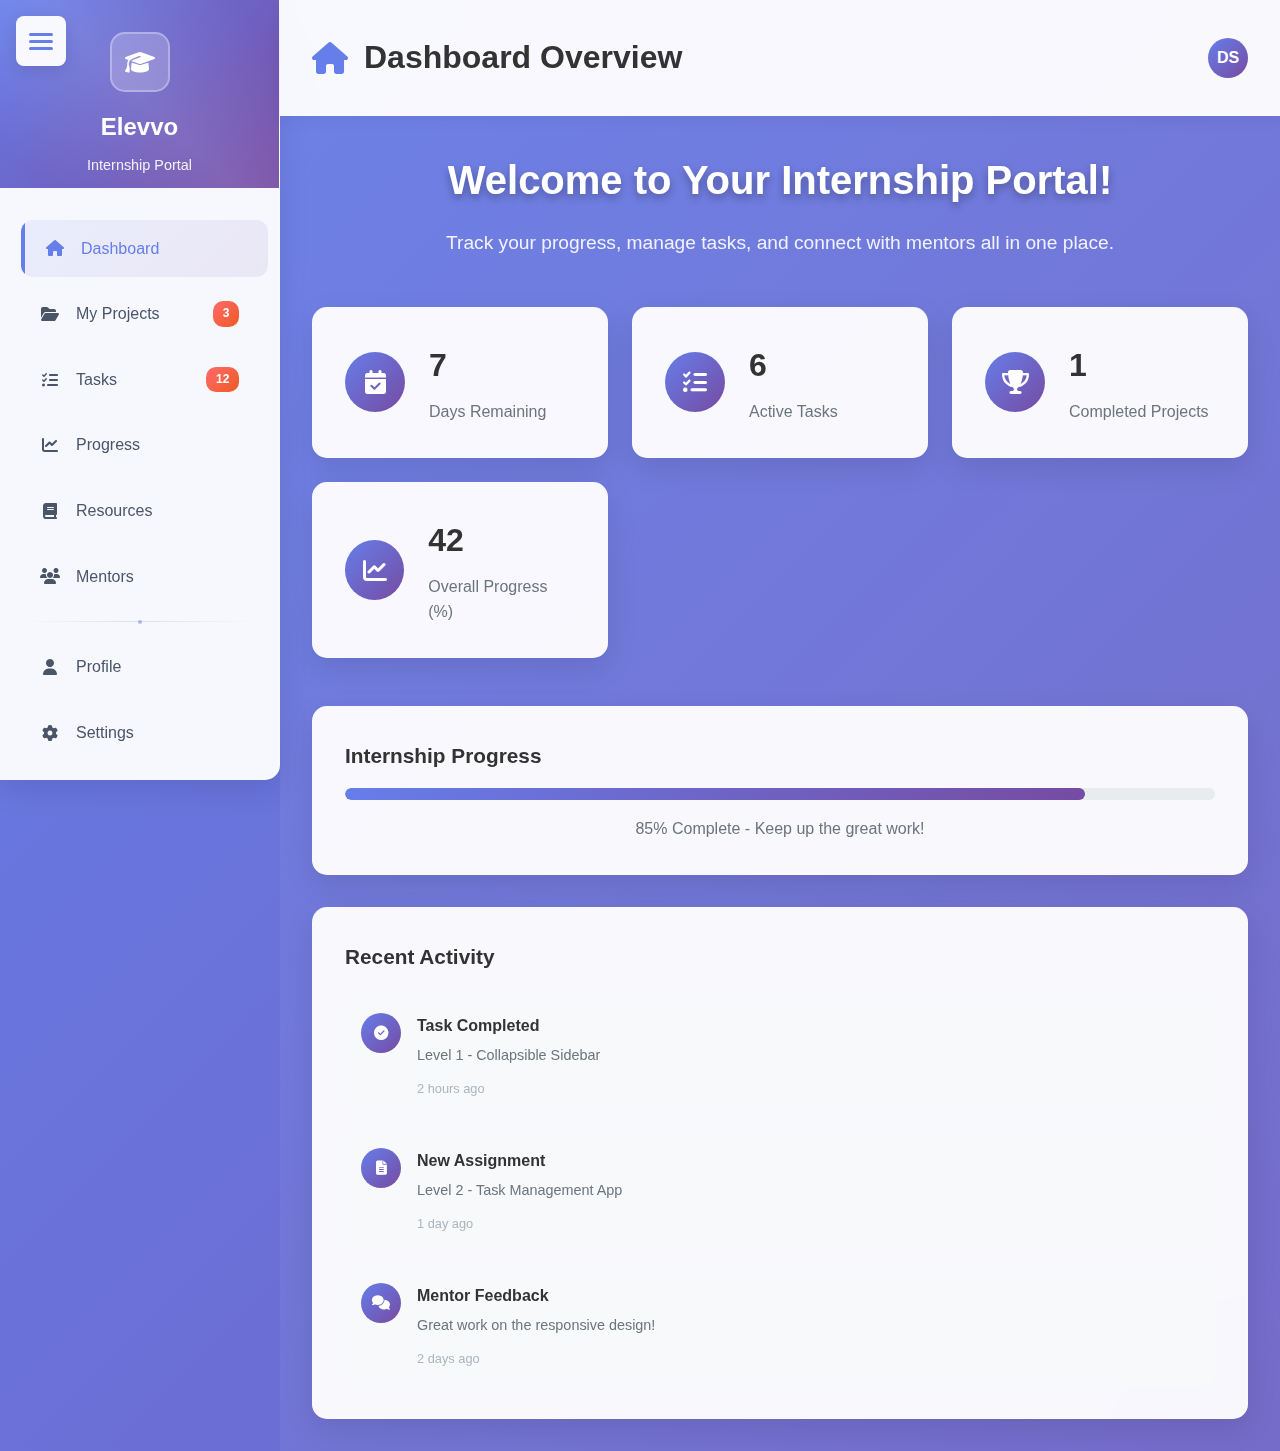
<file: index.html>
<!DOCTYPE html>
<html lang="en">
<head>
    <meta charset="UTF-8">
    <meta name="viewport" content="width=device-width, initial-scale=1.0">
    <title>Level 1 Task 1 - Collapsible Sidebar</title>
    <link href="https://cdnjs.cloudflare.com/ajax/libs/font-awesome/6.4.0/css/all.min.css" rel="stylesheet">
    <link rel="stylesheet" href="styles.css">
</head>
<body>
    <div class="app-container">
        <!-- Hamburger Menu Toggle -->
        <button class="hamburger-toggle" id="hamburgerToggle">
            <span class="hamburger-line"></span>
            <span class="hamburger-line"></span>
            <span class="hamburger-line"></span>
        </button>

        <!-- Sidebar -->
        <aside class="sidebar" id="sidebar">
            <div class="sidebar-header">
                <div class="logo">
                    <i class="fas fa-graduation-cap"></i>
                </div>
                <h2 class="logo-text">Elevvo</h2>
                <p class="logo-subtitle">Internship Portal</p>
            </div>

            <nav class="sidebar-nav">
                <ul class="nav-list">
                    <li class="nav-item">
                        <a href="#" class="nav-link active" data-page="dashboard">
                            <i class="nav-icon fas fa-home"></i>
                            <span class="nav-text">Dashboard</span>
                        </a>
                    </li>
                    <li class="nav-item">
                        <a href="#" class="nav-link" data-page="projects">
                            <i class="nav-icon fas fa-folder-open"></i>
                            <span class="nav-text">My Projects</span>
                            <span class="nav-badge">3</span>
                        </a>
                    </li>
                    <li class="nav-item">
                        <a href="#" class="nav-link" data-page="tasks">
                            <i class="nav-icon fas fa-tasks"></i>
                            <span class="nav-text">Tasks</span>
                            <span class="nav-badge">12</span>
                        </a>
                    </li>
                    <li class="nav-item">
                        <a href="#" class="nav-link" data-page="progress">
                            <i class="nav-icon fas fa-chart-line"></i>
                            <span class="nav-text">Progress</span>
                        </a>
                    </li>
                    <li class="nav-item">
                        <a href="#" class="nav-link" data-page="resources">
                            <i class="nav-icon fas fa-book"></i>
                            <span class="nav-text">Resources</span>
                        </a>
                    </li>
                    <li class="nav-item">
                        <a href="#" class="nav-link" data-page="mentors">
                            <i class="nav-icon fas fa-users"></i>
                            <span class="nav-text">Mentors</span>
                        </a>
                    </li>
                </ul>

                <div class="nav-divider"></div>

                <ul class="nav-list">
                    <li class="nav-item">
                        <a href="#" class="nav-link" data-page="profile">
                            <i class="nav-icon fas fa-user"></i>
                            <span class="nav-text">Profile</span>
                        </a>
                    </li>
                    <li class="nav-item">
                        <a href="#" class="nav-link" data-page="settings">
                            <i class="nav-icon fas fa-cog"></i>
                            <span class="nav-text">Settings</span>
                        </a>
                    </li>
                    <li class="nav-item">
                        <a href="#" class="nav-link" data-page="help">
                            <i class="nav-icon fas fa-question-circle"></i>
                            <span class="nav-text">Help</span>
                        </a>
                    </li>
                </ul>
            </nav>


        </aside>

        <!-- Main Content -->
        <main class="main-content" id="mainContent">
            <header class="content-header">
                <h1 class="page-title" id="pageTitle">
                    <i class="fas fa-home"></i>
                    Dashboard Overview
                </h1>
                <div class="user-info">
                    <div class="user-avatar">DS</div>
                </div>
            </header>

            <div class="content-body" id="contentBody">
                <!-- Dashboard Content -->
                <div class="dashboard-content">
                    <div class="welcome-section">
                        <h2>Welcome to Your Internship Portal! </h2>
                        <p>Track your progress, manage tasks, and connect with mentors all in one place.</p>
                    </div>

                    <div class="stats-grid">
                        <div class="stat-card">
                            <div class="stat-icon">
                                <i class="fas fa-calendar-check"></i>
                            </div>
                            <div class="stat-info">
                                <h3 class="stat-number">14</h3>
                                <p class="stat-label">Days Remaining</p>
                            </div>
                        </div>
                        <div class="stat-card">
                            <div class="stat-icon">
                                <i class="fas fa-tasks"></i>
                            </div>
                            <div class="stat-info">
                                <h3 class="stat-number">12</h3>
                                <p class="stat-label">Active Tasks</p>
                            </div>
                        </div>
                        <div class="stat-card">
                            <div class="stat-icon">
                                <i class="fas fa-trophy"></i>
                            </div>
                            <div class="stat-info">
                                <h3 class="stat-number">3</h3>
                                <p class="stat-label">Completed Projects</p>
                            </div>
                        </div>
                        <div class="stat-card">
                            <div class="stat-icon">
                                <i class="fas fa-chart-line"></i>
                            </div>
                            <div class="stat-info">
                                <h3 class="stat-number">85%</h3>
                                <p class="stat-label">Overall Progress</p>
                            </div>
                        </div>
                    </div>

                    <div class="progress-section">
                        <h3>Internship Progress</h3>
                        <div class="progress-bar">
                            <div class="progress-fill" style="width: 85%"></div>
                        </div>
                        <p class="progress-text">85% Complete - Keep up the great work!</p>
                    </div>

                    <div class="recent-activity">
                        <h3>Recent Activity</h3>
                        <div class="activity-list">
                            <div class="activity-item">
                                <div class="activity-icon">
                                    <i class="fas fa-check-circle"></i>
                                </div>
                                <div class="activity-content">
                                    <h4>Task Completed</h4>
                                    <p>Level 1 - Collapsible Sidebar</p>
                                    <span class="activity-time">2 hours ago</span>
                                </div>
                            </div>
                            <div class="activity-item">
                                <div class="activity-icon">
                                    <i class="fas fa-file-alt"></i>
                                </div>
                                <div class="activity-content">
                                    <h4>New Assignment</h4>
                                    <p>Level 2 - Task Management App</p>
                                    <span class="activity-time">1 day ago</span>
                                </div>
                            </div>
                            <div class="activity-item">
                                <div class="activity-icon">
                                    <i class="fas fa-comments"></i>
                                </div>
                                <div class="activity-content">
                                    <h4>Mentor Feedback</h4>
                                    <p>Great work on the responsive design!</p>
                                    <span class="activity-time">2 days ago</span>
                                </div>
                            </div>
                        </div>
                    </div>
                </div>
            </div>
        </main>

        <!-- Overlay for mobile -->
        <div class="overlay" id="overlay"></div>
    </div>

    <script src="script.js"></script>
</body>
</html>
</file>
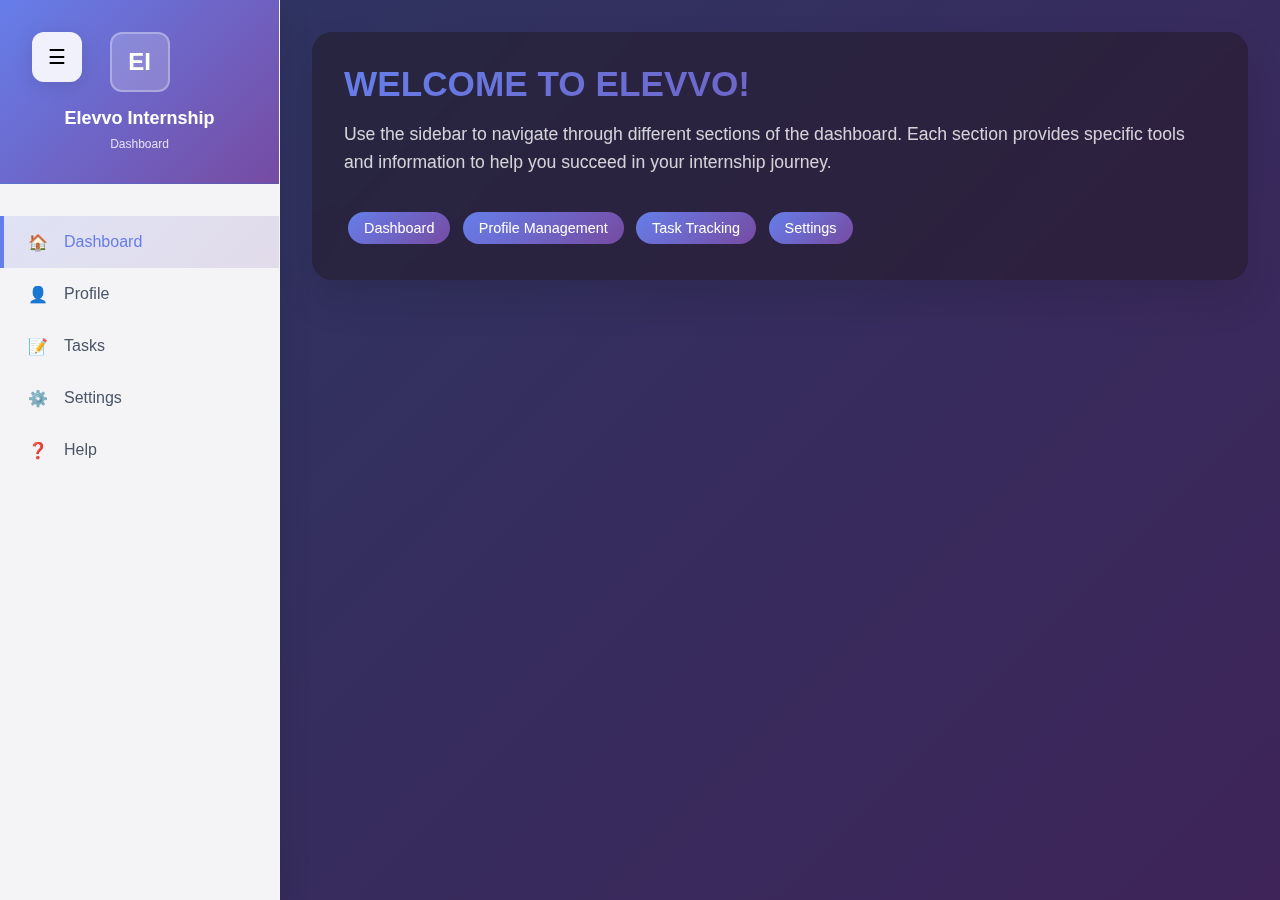
<file: Level 1_ Collapsible Sidebar/index.html>
<!DOCTYPE html>
<html lang="en">
<head>
    <meta charset="UTF-8">
    <meta name="viewport" content="width=device-width, initial-scale=1.0">
    <title>Elevvo Internship Dashboard</title>
    <style>
        * {
            margin: 0;
            padding: 0;
            box-sizing: border-box;
        }

        body {
            font-family: 'Arial', sans-serif;
            background: linear-gradient(135deg, #2d3662 0%, #3e2459 100%);
            min-height: 100vh;
            overflow-x: hidden;
        }

        .container {
            display: flex;
            min-height: 100vh;
        }

        .sidebar {
            width: 280px;
            background: rgba(255, 255, 255, 0.95);
            backdrop-filter: blur(10px);
            box-shadow: 0 8px 32px rgba(0, 0, 0, 0.1);
            transition: transform 0.3s cubic-bezier(0.4, 0, 0.2, 1);
            position: fixed;
            left: 0;
            top: 0;
            height: 100vh;
            z-index: 1000;
            border-right: 1px solid rgba(255, 255, 255, 0.2);
        }

        .sidebar.collapsed {
            transform: translateX(-100%);
        }

        .sidebar-header {
            padding: 2rem 1.5rem;
            border-bottom: 1px solid rgba(0, 0, 0, 0.1);
            text-align: center;
            background: linear-gradient(135deg, #667eea 0%, #764ba2 100%);
            color: white;
        }

        .logo-placeholder {
            width: 60px;
            height: 60px;
            background: rgba(255, 255, 255, 0.2);
            border-radius: 12px;
            margin: 0 auto 1rem;
            display: flex;
            align-items: center;
            justify-content: center;
            font-size: 24px;
            font-weight: bold;
            border: 2px solid rgba(255, 255, 255, 0.3);
        }

        .logo-text {
            font-size: 18px;
            font-weight: bold;
            margin-bottom: 0.5rem;
        }

        .logo-subtitle {
            font-size: 12px;
            opacity: 0.8;
        }

        .sidebar-nav {
            padding: 2rem 0;
        }

        .nav-link {
            display: flex;
            align-items: center;
            padding: 1rem 1.5rem;
            color: #4a5568;
            text-decoration: none;
            transition: all 0.3s ease;
            border-left: 4px solid transparent;
            position: relative;
            overflow: hidden;
        }

        .nav-link.active {
            background: linear-gradient(135deg, rgba(102, 126, 234, 0.15), rgba(118, 75, 162, 0.15));
            color: #667eea;
            border-left-color: #667eea;
            font-weight: 600;
        }

        .nav-link:hover {
            background: linear-gradient(135deg, rgba(102, 126, 234, 0.1), rgba(118, 75, 162, 0.1));
            color: #667eea;
            border-left-color: #667eea;
            transform: translateX(5px);
        }

        .nav-link::before {
            content: '';
            position: absolute;
            top: 0;
            left: -100%;
            width: 100%;
            height: 100%;
            background: linear-gradient(90deg, transparent, rgba(255, 255, 255, 0.3), transparent);
            transition: left 0.5s;
        }

        .nav-link:hover::before {
            left: 100%;
        }

        .nav-icon {
            width: 20px;
            height: 20px;
            margin-right: 1rem;
            display: flex;
            align-items: center;
            justify-content: center;
            font-weight: bold;
        }

        .nav-text {
            font-weight: 500;
        }

        .toggle-btn {
            position: fixed;
            top: 2rem;
            left: 2rem;
            z-index: 1001;
            background: rgba(255, 255, 255, 0.9);
            border: none;
            border-radius: 12px;
            width: 50px;
            height: 50px;
            cursor: pointer;
            display: flex;
            align-items: center;
            justify-content: center;
            font-size: 20px;
            box-shadow: 0 4px 20px rgba(0, 0, 0, 0.1);
            transition: all 0.3s ease;
            backdrop-filter: blur(10px);
        }

        .toggle-btn:hover {
            background: rgba(102, 126, 234, 0.9);
            color: white;
            transform: scale(1.05);
            box-shadow: 0 6px 25px rgba(0, 0, 0, 0.15);
        }

        .toggle-btn.sidebar-open {
            left: 310px;
            background: rgba(102, 126, 234, 0.9);
            color: white;
        }

        .main-content {
            flex: 1;
            padding: 2rem;
            margin-left: 280px;
            transition: margin-left 0.3s cubic-bezier(0.4, 0, 0.2, 1);
            min-height: 100vh;
        }

        .main-content.sidebar-collapsed {
            margin-left: 0;
        }

        .welcome-card {
            background: rgba(28, 18, 18, 0.4);
            backdrop-filter: blur(10px);
            border-radius: 20px;
            padding: 2rem;
            box-shadow: 0 20px 40px rgba(0, 0, 0, 0.1);
            text-align: left;
            color: white;
        }

        .welcome-card h1 {
            color: white;
            font-size: 2.2rem;
            margin-bottom: 1rem;
            background: linear-gradient(135deg, #667eea, #764ba2);
            -webkit-background-clip: text;
            -webkit-text-fill-color: transparent;
            background-clip: text;
        }

        .welcome-card p {
            color: rgba(255, 255, 255, 0.8);
            font-size: 1.1rem;
            line-height: 1.6;
            margin-bottom: 2rem;
        }

        .feature-badge {
            display: inline-block;
            background: linear-gradient(135deg, #667eea, #764ba2);
            color: white;
            padding: 0.5rem 1rem;
            border-radius: 20px;
            font-size: 0.9rem;
            margin: 0.25rem;
        }

        .overlay {
            position: fixed;
            top: 0;
            left: 0;
            width: 100%;
            height: 100%;
            background: rgba(0, 0, 0, 0.3);
            z-index: 999;
            opacity: 0;
            visibility: hidden;
            transition: all 0.3s ease;
        }

        .overlay.active {
            opacity: 1;
            visibility: visible;
        }

        /* Mobile Responsive */
        @media (max-width: 768px) {
            .sidebar {
                width: 100%;
                transform: translateX(-100%);
            }
            
            .sidebar.open {
                transform: translateX(0);
            }
            
            .main-content {
                margin-left: 0;
                padding: 1rem;
            }
            
            .toggle-btn {
                top: 1rem;
                left: 1rem;
            }
            
            .toggle-btn.sidebar-open {
                left: calc(100% - 70px);
            }
            
            .welcome-card {
                padding: 1.5rem;
            }
            
            .welcome-card h1 {
                font-size: 1.8rem;
            }
        }

        @media (max-width: 480px) {
            .welcome-card h1 {
                font-size: 1.6rem;
            }
            
            .welcome-card p {
                font-size: 1rem;
            }
        }

        /* Animation for icons */
        @keyframes bounce {
            0%, 20%, 60%, 100% {
                transform: translateY(0);
            }
            40% {
                transform: translateY(-10px);
            }
            80% {
                transform: translateY(-5px);
            }
        }

        .nav-link:hover .nav-icon {
            animation: bounce 0.6s ease-in-out;
        }
    </style>
</head>
<body>
    <div class="container">
        <div class="overlay" id="overlay"></div>
        
        <button class="toggle-btn" id="toggleBtn">☰</button>
        
        <aside class="sidebar" id="sidebar">
            <div class="sidebar-header">
                <div class="logo-placeholder">EI</div>
                <div class="logo-text">Elevvo Internship</div>
                <div class="logo-subtitle">Dashboard</div>
            </div>
            
            <nav class="sidebar-nav">
                <a href="#" class="nav-link">
                    <span class="nav-icon">🏠</span>
                    <span class="nav-text">Dashboard</span>
                </a>
                <a href="#" class="nav-link">
                    <span class="nav-icon">👤</span>
                    <span class="nav-text">Profile</span>
                </a>
                <a href="#" class="nav-link">
                    <span class="nav-icon">📝</span>
                    <span class="nav-text">Tasks</span>
                </a>
                <a href="#" class="nav-link">
                    <span class="nav-icon">⚙️</span>
                    <span class="nav-text">Settings</span>
                </a>
                <a href="#" class="nav-link">
                    <span class="nav-icon">❓</span>
                    <span class="nav-text">Help</span>
                </a>
            </nav>
        </aside>
        
        <main class="main-content" id="mainContent">
            <div class="welcome-card">
                <h1>WELCOME TO ELEVVO!</h1>
                <p>Use the sidebar to navigate through different sections of the dashboard. Each section provides specific tools and information to help you succeed in your internship journey.</p>
                
                <div style="margin-top: 2rem;">
                    <span class="feature-badge">Dashboard</span>
                    <span class="feature-badge">Profile Management</span>
                    <span class="feature-badge">Task Tracking</span>
                    <span class="feature-badge">Settings</span>
                </div>
            </div>
        </main>
    </div>

    <script>
        class CollapsibleSidebar {
            constructor() {
                this.sidebar = document.getElementById('sidebar');
                this.toggleBtn = document.getElementById('toggleBtn');
                this.mainContent = document.getElementById('mainContent');
                this.overlay = document.getElementById('overlay');
                this.isOpen = true;
                this.isMobile = window.innerWidth <= 768;
                
                this.init();
                this.bindEvents();
            }
            
            init() {
                // Initialize based on screen size
                if (this.isMobile) {
                    this.closeSidebar();
                }
                
                // Handle window resize
                window.addEventListener('resize', () => {
                    const wasMobile = this.isMobile;
                    this.isMobile = window.innerWidth <= 768;
                    
                    if (wasMobile !== this.isMobile) {
                        if (this.isMobile) {
                            this.closeSidebar();
                        } else {
                            this.openSidebar();
                        }
                    }
                });
            }
            
            bindEvents() {
                this.toggleBtn.addEventListener('click', () => {
                    this.toggle();
                });
                
                this.overlay.addEventListener('click', () => {
                    if (this.isMobile && this.isOpen) {
                        this.closeSidebar();
                    }
                });
                
                // Close sidebar on escape key (mobile)
                document.addEventListener('keydown', (e) => {
                    if (e.key === 'Escape' && this.isMobile && this.isOpen) {
                        this.closeSidebar();
                    }
                });
                
                // Add click handlers for nav links
                const navLinks = document.querySelectorAll('.nav-link');
                navLinks.forEach(link => {
                    link.addEventListener('click', (e) => {
                        e.preventDefault();
                        
                        // Remove active class from all links
                        navLinks.forEach(l => l.classList.remove('active'));
                        // Add active class to clicked link
                        link.classList.add('active');
                        
                        // Update main content immediately based on selected link
                        const linkText = link.querySelector('.nav-text').textContent;
                        this.updateMainContent(linkText);
                        
                        // Close sidebar after content is updated
                        setTimeout(() => this.closeSidebar(), 200);
                    });
                });
                
                // Set initial active state for Dashboard
                const firstLink = document.querySelector('.nav-link');
                if (firstLink) {
                    firstLink.classList.add('active');
                }
            }
            
            updateMainContent(section) {
                const welcomeCard = document.querySelector('.welcome-card');
                
                const content = {
                    'Dashboard': {
                        title: 'WELCOME TO ELEVVO!',
                        text: 'Use the sidebar to navigate through different sections of the dashboard. Each section provides specific tools and information to help you succeed in your internship journey.',
                        badges: ['Dashboard', 'Profile Management', 'Task Tracking', 'Settings']
                    },
                    'Profile': {
                        title: 'PROFILE MANAGEMENT 👤',
                        text: 'Manage your personal information, update your skills, track your progress, and showcase your achievements throughout your internship at Elevvo.',
                        badges: ['Personal Info', 'Skills Tracking', 'Achievements']
                    },
                    'Tasks': {
                        title: 'TASK MANAGEMENT 📝',
                        text: 'View your assigned tasks, track deadlines, submit completed work, and collaborate with your team. Stay organized and meet your internship goals.',
                        badges: ['Active Tasks', 'Deadlines', 'Submissions']
                    },
                    'Settings': {
                        title: 'SYSTEM SETTINGS ⚙️',
                        text: 'Customize your dashboard preferences, notification settings, and account security. Make your Elevvo experience work best for you.',
                        badges: ['Preferences', 'Notifications', 'Security']
                    },
                    'Help': {
                        title: 'HELP & SUPPORT ❓',
                        text: 'Find answers to common questions, access internship resources, contact your supervisors, and get the support you need to succeed.',
                        badges: ['FAQ', 'Resources', 'Contact Support']
                    }
                };
                
                const sectionData = content[section] || content['Dashboard'];
                
                // Immediately update content without transition delays
                welcomeCard.innerHTML = `
                    <h1>${sectionData.title}</h1>
                    <p>${sectionData.text}</p>
                    <div style="margin-top: 2rem;">
                        ${sectionData.badges.map(badge => `<span class="feature-badge">${badge}</span>`).join('')}
                    </div>
                `;
                
                // Ensure full opacity
                welcomeCard.style.opacity = '1';
                welcomeCard.style.transform = 'translateY(0)';
            }
            
            toggle() {
                if (this.isOpen) {
                    this.closeSidebar();
                } else {
                    this.openSidebar();
                }
            }
            
            openSidebar() {
                this.isOpen = true;
                this.sidebar.classList.remove('collapsed');
                this.toggleBtn.classList.add('sidebar-open');
                this.toggleBtn.innerHTML = '✕';
                
                if (this.isMobile) {
                    this.sidebar.classList.add('open');
                    this.overlay.classList.add('active');
                    document.body.style.overflow = 'hidden';
                } else {
                    this.mainContent.classList.remove('sidebar-collapsed');
                }
            }
            
            closeSidebar() {
                this.isOpen = false;
                this.sidebar.classList.add('collapsed');
                this.toggleBtn.classList.remove('sidebar-open');
                this.toggleBtn.innerHTML = '☰';
                
                if (this.isMobile) {
                    this.sidebar.classList.remove('open');
                    this.overlay.classList.remove('active');
                    document.body.style.overflow = '';
                } else {
                    this.mainContent.classList.add('sidebar-collapsed');
                }
            }
        }
        
        // Initialize the sidebar when the page loads
        document.addEventListener('DOMContentLoaded', () => {
            new CollapsibleSidebar();
        });
        
        // Add entrance animation
        document.addEventListener('DOMContentLoaded', () => {
            const welcomeCard = document.querySelector('.welcome-card');
            
            setTimeout(() => {
                welcomeCard.style.opacity = '0';
                welcomeCard.style.transform = 'translateY(20px)';
                welcomeCard.style.transition = 'all 0.6s ease-out';
                
                setTimeout(() => {
                    welcomeCard.style.opacity = '1';
                    welcomeCard.style.transform = 'translateY(0)';
                }, 100);
            }, 200);
        });
    </script>
</body>
</html>
</file>
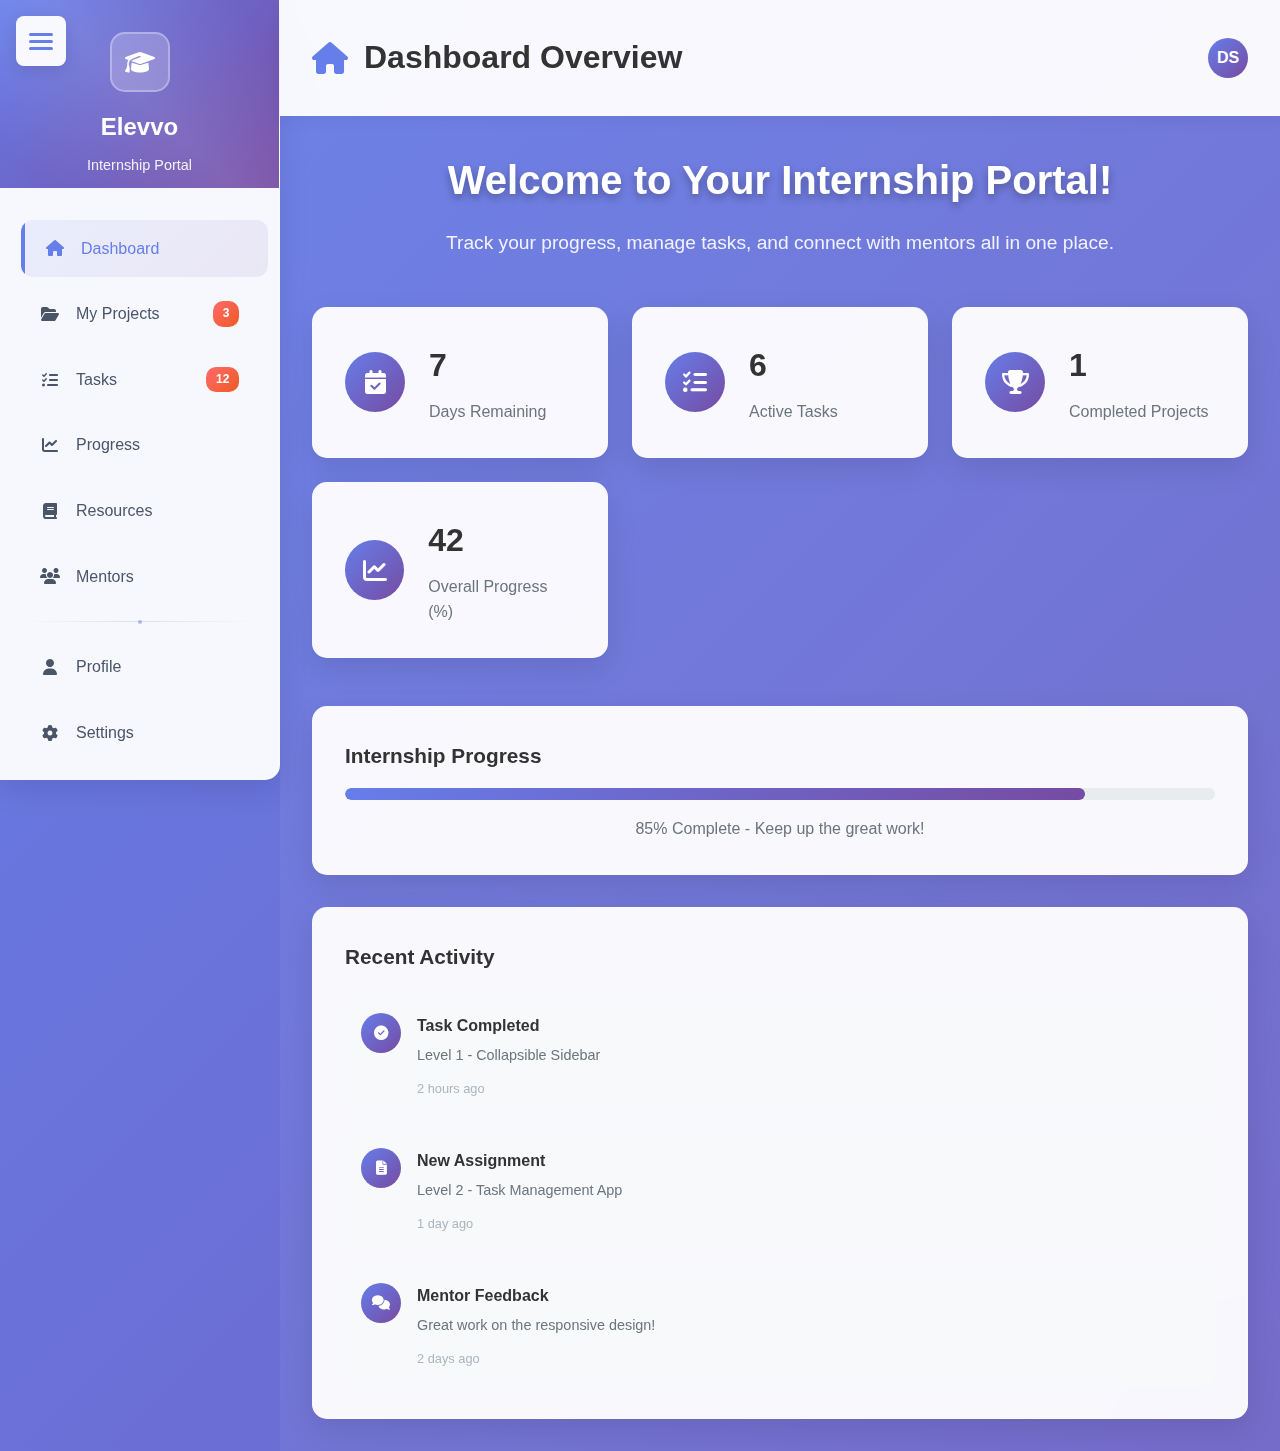
<file: Level1-Task1/index.html>
<!DOCTYPE html>
<html lang="en">
<head>
    <meta charset="UTF-8">
    <meta name="viewport" content="width=device-width, initial-scale=1.0">
    <title>Level 1 Task 1 - Collapsible Sidebar</title>
    <link href="https://cdnjs.cloudflare.com/ajax/libs/font-awesome/6.4.0/css/all.min.css" rel="stylesheet">
    <link rel="stylesheet" href="styles.css">
</head>
<body>
    <div class="app-container">
        <!-- Hamburger Menu Toggle -->
        <button class="hamburger-toggle" id="hamburgerToggle">
            <span class="hamburger-line"></span>
            <span class="hamburger-line"></span>
            <span class="hamburger-line"></span>
        </button>

        <!-- Sidebar -->
        <aside class="sidebar" id="sidebar">
            <div class="sidebar-header">
                <div class="logo">
                    <i class="fas fa-graduation-cap"></i>
                </div>
                <h2 class="logo-text">Elevvo</h2>
                <p class="logo-subtitle">Internship Portal</p>
            </div>

            <nav class="sidebar-nav">
                <ul class="nav-list">
                    <li class="nav-item">
                        <a href="#" class="nav-link active" data-page="dashboard">
                            <i class="nav-icon fas fa-home"></i>
                            <span class="nav-text">Dashboard</span>
                        </a>
                    </li>
                    <li class="nav-item">
                        <a href="#" class="nav-link" data-page="projects">
                            <i class="nav-icon fas fa-folder-open"></i>
                            <span class="nav-text">My Projects</span>
                            <span class="nav-badge">3</span>
                        </a>
                    </li>
                    <li class="nav-item">
                        <a href="#" class="nav-link" data-page="tasks">
                            <i class="nav-icon fas fa-tasks"></i>
                            <span class="nav-text">Tasks</span>
                            <span class="nav-badge">12</span>
                        </a>
                    </li>
                    <li class="nav-item">
                        <a href="#" class="nav-link" data-page="progress">
                            <i class="nav-icon fas fa-chart-line"></i>
                            <span class="nav-text">Progress</span>
                        </a>
                    </li>
                    <li class="nav-item">
                        <a href="#" class="nav-link" data-page="resources">
                            <i class="nav-icon fas fa-book"></i>
                            <span class="nav-text">Resources</span>
                        </a>
                    </li>
                    <li class="nav-item">
                        <a href="#" class="nav-link" data-page="mentors">
                            <i class="nav-icon fas fa-users"></i>
                            <span class="nav-text">Mentors</span>
                        </a>
                    </li>
                </ul>

                <div class="nav-divider"></div>

                <ul class="nav-list">
                    <li class="nav-item">
                        <a href="#" class="nav-link" data-page="profile">
                            <i class="nav-icon fas fa-user"></i>
                            <span class="nav-text">Profile</span>
                        </a>
                    </li>
                    <li class="nav-item">
                        <a href="#" class="nav-link" data-page="settings">
                            <i class="nav-icon fas fa-cog"></i>
                            <span class="nav-text">Settings</span>
                        </a>
                    </li>
                    <li class="nav-item">
                        <a href="#" class="nav-link" data-page="help">
                            <i class="nav-icon fas fa-question-circle"></i>
                            <span class="nav-text">Help</span>
                        </a>
                    </li>
                </ul>
            </nav>


        </aside>

        <!-- Main Content -->
        <main class="main-content" id="mainContent">
            <header class="content-header">
                <h1 class="page-title" id="pageTitle">
                    <i class="fas fa-home"></i>
                    Dashboard Overview
                </h1>
                <div class="user-info">
                    <div class="user-avatar">DS</div>
                </div>
            </header>

            <div class="content-body" id="contentBody">
                <!-- Dashboard Content -->
                <div class="dashboard-content">
                    <div class="welcome-section">
                        <h2>Welcome to Your Internship Portal! </h2>
                        <p>Track your progress, manage tasks, and connect with mentors all in one place.</p>
                    </div>

                    <div class="stats-grid">
                        <div class="stat-card">
                            <div class="stat-icon">
                                <i class="fas fa-calendar-check"></i>
                            </div>
                            <div class="stat-info">
                                <h3 class="stat-number">14</h3>
                                <p class="stat-label">Days Remaining</p>
                            </div>
                        </div>
                        <div class="stat-card">
                            <div class="stat-icon">
                                <i class="fas fa-tasks"></i>
                            </div>
                            <div class="stat-info">
                                <h3 class="stat-number">12</h3>
                                <p class="stat-label">Active Tasks</p>
                            </div>
                        </div>
                        <div class="stat-card">
                            <div class="stat-icon">
                                <i class="fas fa-trophy"></i>
                            </div>
                            <div class="stat-info">
                                <h3 class="stat-number">3</h3>
                                <p class="stat-label">Completed Projects</p>
                            </div>
                        </div>
                        <div class="stat-card">
                            <div class="stat-icon">
                                <i class="fas fa-chart-line"></i>
                            </div>
                            <div class="stat-info">
                                <h3 class="stat-number">85%</h3>
                                <p class="stat-label">Overall Progress</p>
                            </div>
                        </div>
                    </div>

                    <div class="progress-section">
                        <h3>Internship Progress</h3>
                        <div class="progress-bar">
                            <div class="progress-fill" style="width: 85%"></div>
                        </div>
                        <p class="progress-text">85% Complete - Keep up the great work!</p>
                    </div>

                    <div class="recent-activity">
                        <h3>Recent Activity</h3>
                        <div class="activity-list">
                            <div class="activity-item">
                                <div class="activity-icon">
                                    <i class="fas fa-check-circle"></i>
                                </div>
                                <div class="activity-content">
                                    <h4>Task Completed</h4>
                                    <p>Level 1 - Collapsible Sidebar</p>
                                    <span class="activity-time">2 hours ago</span>
                                </div>
                            </div>
                            <div class="activity-item">
                                <div class="activity-icon">
                                    <i class="fas fa-file-alt"></i>
                                </div>
                                <div class="activity-content">
                                    <h4>New Assignment</h4>
                                    <p>Level 2 - Task Management App</p>
                                    <span class="activity-time">1 day ago</span>
                                </div>
                            </div>
                            <div class="activity-item">
                                <div class="activity-icon">
                                    <i class="fas fa-comments"></i>
                                </div>
                                <div class="activity-content">
                                    <h4>Mentor Feedback</h4>
                                    <p>Great work on the responsive design!</p>
                                    <span class="activity-time">2 days ago</span>
                                </div>
                            </div>
                        </div>
                    </div>
                </div>
            </div>
        </main>

        <!-- Overlay for mobile -->
        <div class="overlay" id="overlay"></div>
    </div>

    <script src="script.js"></script>
</body>
</html>
</file>
<file: styles.css>
/* Reset and Base Styles */
* {
    margin: 0;
    padding: 0;
    box-sizing: border-box;
}

body {
    font-family: 'Segoe UI', Tahoma, Geneva, Verdana, sans-serif;
    background: linear-gradient(135deg, #667eea 0%, #764ba2 50%, #f093fb 100%);
    background-size: 400% 400%;
    animation: gradientShift 15s ease infinite;
    min-height: 100vh;
    color: #333;
    line-height: 1.6;
}

@keyframes gradientShift {
    0% { background-position: 0% 50%; }
    50% { background-position: 100% 50%; }
    100% { background-position: 0% 50%; }
}

/* App Container */
.app-container {
    display: flex;
    min-height: 100vh;
    position: relative;
}

/* Hamburger Menu Toggle */
.hamburger-toggle {
    position: fixed;
    top: 1rem;
    left: 1rem;
    z-index: 1001;
    background: rgba(255, 255, 255, 0.95);
    border: none;
    border-radius: 8px;
    width: 50px;
    height: 50px;
    cursor: pointer;
    backdrop-filter: blur(10px);
    box-shadow: 0 4px 15px rgba(0, 0, 0, 0.1);
    transition: all 0.3s ease;
    display: flex;
    flex-direction: column;
    justify-content: center;
    align-items: center;
    gap: 4px;
}

.hamburger-toggle:hover {
    background: rgba(255, 255, 255, 1);
    transform: scale(1.05);
}

.hamburger-line {
    width: 24px;
    height: 3px;
    background: #667eea;
    border-radius: 2px;
    transition: all 0.3s ease;
}

.hamburger-toggle.active .hamburger-line:nth-child(1) {
    transform: rotate(45deg) translate(6px, 6px);
}

.hamburger-toggle.active .hamburger-line:nth-child(2) {
    opacity: 0;
}

.hamburger-toggle.active .hamburger-line:nth-child(3) {
    transform: rotate(-45deg) translate(6px, -6px);
}

/* Sidebar Styles */
.sidebar {
    width: 280px;
    background: rgba(255, 255, 255, 0.95);
    backdrop-filter: blur(20px);
    border-right: 1px solid rgba(255, 255, 255, 0.3);
    border-bottom-right-radius: 15px;
    transition: all 0.3s cubic-bezier(0.4, 0, 0.2, 1);
    position: relative;
    overflow: hidden;
    box-shadow: 0 10px 30px rgba(0, 0, 0, 0.1);
    display: flex;
    flex-direction: column;
    height: calc(100vh - 120px);
    min-height: 700px;
}

.sidebar.collapsed {
    width: 80px;
}

.sidebar.collapsed .nav-text,
.sidebar.collapsed .nav-badge,
.sidebar.collapsed .logo-text,
.sidebar.collapsed .logo-subtitle {
    opacity: 0;
    pointer-events: none;
}

.sidebar.collapsed .nav-link {
    justify-content: center;
}

/* Sidebar Header */
.sidebar-header {
    padding: 2rem 1.5rem;
    text-align: center;
    background: linear-gradient(135deg, #667eea 0%, #764ba2 100%);
    color: white;
    position: relative;
    overflow: hidden;
}

.sidebar-header::before {
    content: '';
    position: absolute;
    top: -50%;
    left: -50%;
    width: 200%;
    height: 200%;
    background: linear-gradient(45deg, transparent 30%, rgba(255, 255, 255, 0.1) 50%, transparent 70%);
    animation: shimmer 3s ease-in-out infinite;
}

@keyframes shimmer {
    0% { transform: translateX(-100%) translateY(-100%) rotate(45deg); }
    100% { transform: translateX(100%) translateY(100%) rotate(45deg); }
}

.logo {
    width: 60px;
    height: 60px;
    background: rgba(255, 255, 255, 0.2);
    border-radius: 15px;
    margin: 0 auto 1rem;
    display: flex;
    align-items: center;
    justify-content: center;
    font-size: 24px;
    border: 2px solid rgba(255, 255, 255, 0.3);
    transition: all 0.3s ease;
    position: relative;
    z-index: 1;
}

.logo:hover {
    transform: scale(1.05) rotate(5deg);
    box-shadow: 0 10px 25px rgba(255, 255, 255, 0.2);
}

.logo-text {
    font-size: 1.5rem;
    font-weight: 700;
    margin-bottom: 0.5rem;
    position: relative;
    z-index: 1;
    transition: opacity 0.3s ease;
}

.logo-subtitle {
    font-size: 0.9rem;
    opacity: 0.9;
    position: relative;
    z-index: 1;
    transition: opacity 0.3s ease;
}

/* Navigation */
.sidebar-nav {
    padding: 1.5rem 0 2rem 0;
    flex-grow: 1;
    overflow-y: auto;
    min-height: 0; /* Allow flex item to shrink */
}

.sidebar-nav::-webkit-scrollbar {
    width: 4px;
}

.sidebar-nav::-webkit-scrollbar-track {
    background: transparent;
}

.sidebar-nav::-webkit-scrollbar-thumb {
    background: rgba(102, 126, 234, 0.3);
    border-radius: 2px;
}

.nav-list {
    list-style: none;
    margin-bottom: 1rem;
}

.nav-item {
    margin: 0.5rem 1rem;
}

.nav-link {
    display: flex;
    align-items: center;
    padding: 1rem 1.5rem;
    color: #4a5568;
    text-decoration: none;
    border-radius: 12px;
    transition: all 0.3s cubic-bezier(0.4, 0, 0.2, 1);
    position: relative;
    overflow: hidden;
}

.nav-link::before {
    content: '';
    position: absolute;
    left: 0;
    top: 0;
    width: 4px;
    height: 100%;
    background: transparent;
    transition: all 0.3s ease;
}

.nav-link:hover,
.nav-link.active {
    background: linear-gradient(135deg, rgba(102, 126, 234, 0.1), rgba(118, 75, 162, 0.1));
    color: #667eea;
    transform: translateX(5px);
}

.nav-link:hover::before,
.nav-link.active::before {
    background: #667eea;
}

.nav-icon {
    width: 20px;
    height: 20px;
    margin-right: 1rem;
    display: flex;
    align-items: center;
    justify-content: center;
    transition: all 0.3s ease;
}

.nav-text {
    flex: 1;
    font-weight: 500;
    transition: opacity 0.3s ease;
}

.nav-badge {
    background: linear-gradient(135deg, #ff6b6b, #ee5a24);
    color: white;
    font-size: 0.75rem;
    padding: 0.2rem 0.6rem;
    border-radius: 10px;
    font-weight: 600;
    margin-left: auto;
    animation: pulse 2s infinite;
    transition: opacity 0.3s ease;
}

@keyframes pulse {
    0%, 100% { transform: scale(1); }
    50% { transform: scale(1.1); }
}

.nav-divider {
    height: 1px;
    background: linear-gradient(90deg, transparent, rgba(0,0,0,0.1), transparent);
    margin: 1rem 1.5rem;
    position: relative;
}

.nav-divider::after {
    content: '';
    position: absolute;
    left: 50%;
    top: 50%;
    transform: translate(-50%, -50%);
    width: 4px;
    height: 4px;
    background: rgba(102, 126, 234, 0.5);
    border-radius: 50%;
}

/* Sidebar slide animations */
.sidebar {
    transform: translateX(0);
    transition: transform 0.3s cubic-bezier(0.4, 0, 0.2, 1);
}

.sidebar.collapsed {
    transform: translateX(-100%);
}

.main-content {
    transition: margin-left 0.3s cubic-bezier(0.4, 0, 0.2, 1);
}

.main-content.expanded {
    margin-left: 0;
}

/* Main Content */
.main-content {
    flex: 1;
    padding: 0;
    background: rgba(255, 255, 255, 0.05);
    transition: margin-left 0.3s ease;
}

.content-header {
    background: rgba(255, 255, 255, 0.95);
    backdrop-filter: blur(20px);
    padding: 2rem;
    border-bottom: 1px solid rgba(255, 255, 255, 0.3);
    box-shadow: 0 4px 15px rgba(0, 0, 0, 0.05);
    display: flex;
    justify-content: space-between;
    align-items: center;
}

.page-title {
    font-size: 2rem;
    font-weight: 700;
    color: #333;
    display: flex;
    align-items: center;
    gap: 1rem;
}

.page-title i {
    color: #667eea;
}

.user-info {
    display: flex;
    align-items: center;
    gap: 1rem;
}

.user-name {
    font-weight: 600;
    color: #4a5568;
}

.user-avatar {
    width: 40px;
    height: 40px;
    background: linear-gradient(135deg, #667eea, #764ba2);
    border-radius: 50%;
    display: flex;
    align-items: center;
    justify-content: center;
    color: white;
    font-weight: bold;
    cursor: pointer;
    transition: all 0.3s ease;
}

.user-avatar:hover {
    transform: scale(1.05);
    box-shadow: 0 8px 20px rgba(102, 126, 234, 0.3);
}

.content-body {
    padding: 2rem;
}

/* Dashboard Content */
.dashboard-content {
    max-width: 1200px;
    margin: 0 auto;
}

.welcome-section {
    text-align: center;
    margin-bottom: 3rem;
    color: white;
}

.welcome-section h2 {
    font-size: 2.5rem;
    margin-bottom: 1rem;
    text-shadow: 0 4px 8px rgba(0, 0, 0, 0.3);
}

.welcome-section p {
    font-size: 1.2rem;
    opacity: 0.9;
}

/* Stats Grid */
.stats-grid {
    display: grid;
    grid-template-columns: repeat(auto-fit, minmax(250px, 1fr));
    gap: 1.5rem;
    margin-bottom: 3rem;
}

.stat-card {
    background: rgba(255, 255, 255, 0.95);
    backdrop-filter: blur(20px);
    border-radius: 15px;
    padding: 2rem;
    box-shadow: 0 10px 30px rgba(0, 0, 0, 0.1);
    border: 1px solid rgba(255, 255, 255, 0.3);
    transition: all 0.3s ease;
    display: flex;
    align-items: center;
    gap: 1.5rem;
}

.stat-card:hover {
    transform: translateY(-5px);
    box-shadow: 0 20px 40px rgba(0, 0, 0, 0.15);
}

.stat-icon {
    width: 60px;
    height: 60px;
    background: linear-gradient(135deg, #667eea, #764ba2);
    border-radius: 50%;
    display: flex;
    align-items: center;
    justify-content: center;
    color: white;
    font-size: 1.5rem;
    transition: all 0.3s ease;
}

.stat-card:hover .stat-icon {
    transform: scale(1.1) rotate(5deg);
}

.stat-number {
    font-size: 2rem;
    font-weight: 700;
    color: #333;
    margin-bottom: 0.5rem;
}

.stat-label {
    color: #6c757d;
    font-weight: 500;
}

/* Progress Section */
.progress-section {
    background: rgba(255, 255, 255, 0.95);
    backdrop-filter: blur(20px);
    border-radius: 15px;
    padding: 2rem;
    margin-bottom: 2rem;
    box-shadow: 0 10px 30px rgba(0, 0, 0, 0.1);
    border: 1px solid rgba(255, 255, 255, 0.3);
}

.progress-section h3 {
    color: #333;
    margin-bottom: 1rem;
    font-size: 1.3rem;
}

.progress-bar {
    background: #e9ecef;
    border-radius: 10px;
    height: 12px;
    overflow: hidden;
    margin-bottom: 1rem;
}

.progress-fill {
    height: 100%;
    background: linear-gradient(135deg, #667eea, #764ba2);
    border-radius: 10px;
    transition: width 0.5s ease;
    animation: progressAnimation 2s ease-out;
}

@keyframes progressAnimation {
    from { width: 0; }
}

.progress-text {
    color: #6c757d;
    text-align: center;
    font-weight: 500;
}

/* Recent Activity */
.recent-activity {
    background: rgba(255, 255, 255, 0.95);
    backdrop-filter: blur(20px);
    border-radius: 15px;
    padding: 2rem;
    box-shadow: 0 10px 30px rgba(0, 0, 0, 0.1);
    border: 1px solid rgba(255, 255, 255, 0.3);
}

.recent-activity h3 {
    color: #333;
    margin-bottom: 1.5rem;
    font-size: 1.3rem;
}

.activity-list {
    display: flex;
    flex-direction: column;
    gap: 1rem;
}

.activity-item {
    display: flex;
    align-items: flex-start;
    padding: 1rem;
    border-radius: 10px;
    background: #f8f9fa;
    transition: all 0.3s ease;
}

.activity-item:hover {
    background: #e9ecef;
    transform: translateX(5px);
}

.activity-icon {
    width: 40px;
    height: 40px;
    background: linear-gradient(135deg, #667eea, #764ba2);
    border-radius: 50%;
    display: flex;
    align-items: center;
    justify-content: center;
    color: white;
    margin-right: 1rem;
    font-size: 0.9rem;
}

.activity-content h4 {
    color: #333;
    margin-bottom: 0.3rem;
    font-size: 1rem;
}

.activity-content p {
    color: #6c757d;
    margin-bottom: 0.5rem;
    font-size: 0.9rem;
}

.activity-time {
    color: #adb5bd;
    font-size: 0.8rem;
}

/* Overlay */
.overlay {
    position: fixed;
    top: 0;
    left: 0;
    width: 100%;
    height: 100%;
    background: rgba(0, 0, 0, 0.5);
    z-index: 999;
    opacity: 0;
    visibility: hidden;
    transition: all 0.3s ease;
}

.overlay.active {
    opacity: 1;
    visibility: visible;
}

/* Responsive Design */
@media (max-width: 1024px) {
    .sidebar {
        position: fixed;
        top: 0;
        left: -280px;
        height: 100vh;
        max-height: none;
        border-bottom-right-radius: 0;
        z-index: 1000;
        transition: left 0.3s ease;
    }
    
    .sidebar.open {
        left: 0;
    }
    
    .mobile-toggle {
        display: flex;
        align-items: center;
        justify-content: center;
    }
    
    .collapse-toggle {
        display: none;
    }
    
    .main-content {
        width: 100%;
    }
    
    .content-header {
        padding-left: 4rem;
    }
}

@media (max-width: 768px) {
    .content-header {
        flex-direction: column;
        gap: 1rem;
        text-align: center;
        padding: 1.5rem;
    }
    
    .page-title {
        font-size: 1.5rem;
    }
    
    .stats-grid {
        grid-template-columns: 1fr;
    }
    
    .stat-card {
        padding: 1.5rem;
    }
    
    .content-body {
        padding: 1rem;
    }
    
    .welcome-section h2 {
        font-size: 2rem;
    }
}

@media (max-width: 480px) {
    .welcome-section h2 {
        font-size: 1.8rem;
    }
    
    .stat-card {
        flex-direction: column;
        text-align: center;
    }
    
    .activity-item {
        flex-direction: column;
        text-align: center;
    }
    
    .activity-icon {
        margin: 0 auto 1rem;
    }
}
</file>
<file: Level1-Task1/styles.css>
/* Reset and Base Styles */
* {
    margin: 0;
    padding: 0;
    box-sizing: border-box;
}

body {
    font-family: 'Segoe UI', Tahoma, Geneva, Verdana, sans-serif;
    background: linear-gradient(135deg, #667eea 0%, #764ba2 50%, #f093fb 100%);
    background-size: 400% 400%;
    animation: gradientShift 15s ease infinite;
    min-height: 100vh;
    color: #333;
    line-height: 1.6;
}

@keyframes gradientShift {
    0% { background-position: 0% 50%; }
    50% { background-position: 100% 50%; }
    100% { background-position: 0% 50%; }
}

/* App Container */
.app-container {
    display: flex;
    min-height: 100vh;
    position: relative;
}

/* Hamburger Menu Toggle */
.hamburger-toggle {
    position: fixed;
    top: 1rem;
    left: 1rem;
    z-index: 1001;
    background: rgba(255, 255, 255, 0.95);
    border: none;
    border-radius: 8px;
    width: 50px;
    height: 50px;
    cursor: pointer;
    backdrop-filter: blur(10px);
    box-shadow: 0 4px 15px rgba(0, 0, 0, 0.1);
    transition: all 0.3s ease;
    display: flex;
    flex-direction: column;
    justify-content: center;
    align-items: center;
    gap: 4px;
}

.hamburger-toggle:hover {
    background: rgba(255, 255, 255, 1);
    transform: scale(1.05);
}

.hamburger-line {
    width: 24px;
    height: 3px;
    background: #667eea;
    border-radius: 2px;
    transition: all 0.3s ease;
}

.hamburger-toggle.active .hamburger-line:nth-child(1) {
    transform: rotate(45deg) translate(6px, 6px);
}

.hamburger-toggle.active .hamburger-line:nth-child(2) {
    opacity: 0;
}

.hamburger-toggle.active .hamburger-line:nth-child(3) {
    transform: rotate(-45deg) translate(6px, -6px);
}

/* Sidebar Styles */
.sidebar {
    width: 280px;
    background: rgba(255, 255, 255, 0.95);
    backdrop-filter: blur(20px);
    border-right: 1px solid rgba(255, 255, 255, 0.3);
    border-bottom-right-radius: 15px;
    transition: all 0.3s cubic-bezier(0.4, 0, 0.2, 1);
    position: relative;
    overflow: hidden;
    box-shadow: 0 10px 30px rgba(0, 0, 0, 0.1);
    display: flex;
    flex-direction: column;
    height: calc(100vh - 120px);
    min-height: 700px;
}

.sidebar.collapsed {
    width: 80px;
}

.sidebar.collapsed .nav-text,
.sidebar.collapsed .nav-badge,
.sidebar.collapsed .logo-text,
.sidebar.collapsed .logo-subtitle {
    opacity: 0;
    pointer-events: none;
}

.sidebar.collapsed .nav-link {
    justify-content: center;
}

/* Sidebar Header */
.sidebar-header {
    padding: 2rem 1.5rem;
    text-align: center;
    background: linear-gradient(135deg, #667eea 0%, #764ba2 100%);
    color: white;
    position: relative;
    overflow: hidden;
}

.sidebar-header::before {
    content: '';
    position: absolute;
    top: -50%;
    left: -50%;
    width: 200%;
    height: 200%;
    background: linear-gradient(45deg, transparent 30%, rgba(255, 255, 255, 0.1) 50%, transparent 70%);
    animation: shimmer 3s ease-in-out infinite;
}

@keyframes shimmer {
    0% { transform: translateX(-100%) translateY(-100%) rotate(45deg); }
    100% { transform: translateX(100%) translateY(100%) rotate(45deg); }
}

.logo {
    width: 60px;
    height: 60px;
    background: rgba(255, 255, 255, 0.2);
    border-radius: 15px;
    margin: 0 auto 1rem;
    display: flex;
    align-items: center;
    justify-content: center;
    font-size: 24px;
    border: 2px solid rgba(255, 255, 255, 0.3);
    transition: all 0.3s ease;
    position: relative;
    z-index: 1;
}

.logo:hover {
    transform: scale(1.05) rotate(5deg);
    box-shadow: 0 10px 25px rgba(255, 255, 255, 0.2);
}

.logo-text {
    font-size: 1.5rem;
    font-weight: 700;
    margin-bottom: 0.5rem;
    position: relative;
    z-index: 1;
    transition: opacity 0.3s ease;
}

.logo-subtitle {
    font-size: 0.9rem;
    opacity: 0.9;
    position: relative;
    z-index: 1;
    transition: opacity 0.3s ease;
}

/* Navigation */
.sidebar-nav {
    padding: 1.5rem 0 2rem 0;
    flex-grow: 1;
    overflow-y: auto;
    min-height: 0; /* Allow flex item to shrink */
}

.sidebar-nav::-webkit-scrollbar {
    width: 4px;
}

.sidebar-nav::-webkit-scrollbar-track {
    background: transparent;
}

.sidebar-nav::-webkit-scrollbar-thumb {
    background: rgba(102, 126, 234, 0.3);
    border-radius: 2px;
}

.nav-list {
    list-style: none;
    margin-bottom: 1rem;
}

.nav-item {
    margin: 0.5rem 1rem;
}

.nav-link {
    display: flex;
    align-items: center;
    padding: 1rem 1.5rem;
    color: #4a5568;
    text-decoration: none;
    border-radius: 12px;
    transition: all 0.3s cubic-bezier(0.4, 0, 0.2, 1);
    position: relative;
    overflow: hidden;
}

.nav-link::before {
    content: '';
    position: absolute;
    left: 0;
    top: 0;
    width: 4px;
    height: 100%;
    background: transparent;
    transition: all 0.3s ease;
}

.nav-link:hover,
.nav-link.active {
    background: linear-gradient(135deg, rgba(102, 126, 234, 0.1), rgba(118, 75, 162, 0.1));
    color: #667eea;
    transform: translateX(5px);
}

.nav-link:hover::before,
.nav-link.active::before {
    background: #667eea;
}

.nav-icon {
    width: 20px;
    height: 20px;
    margin-right: 1rem;
    display: flex;
    align-items: center;
    justify-content: center;
    transition: all 0.3s ease;
}

.nav-text {
    flex: 1;
    font-weight: 500;
    transition: opacity 0.3s ease;
}

.nav-badge {
    background: linear-gradient(135deg, #ff6b6b, #ee5a24);
    color: white;
    font-size: 0.75rem;
    padding: 0.2rem 0.6rem;
    border-radius: 10px;
    font-weight: 600;
    margin-left: auto;
    animation: pulse 2s infinite;
    transition: opacity 0.3s ease;
}

@keyframes pulse {
    0%, 100% { transform: scale(1); }
    50% { transform: scale(1.1); }
}

.nav-divider {
    height: 1px;
    background: linear-gradient(90deg, transparent, rgba(0,0,0,0.1), transparent);
    margin: 1rem 1.5rem;
    position: relative;
}

.nav-divider::after {
    content: '';
    position: absolute;
    left: 50%;
    top: 50%;
    transform: translate(-50%, -50%);
    width: 4px;
    height: 4px;
    background: rgba(102, 126, 234, 0.5);
    border-radius: 50%;
}

/* Sidebar slide animations */
.sidebar {
    transform: translateX(0);
    transition: transform 0.3s cubic-bezier(0.4, 0, 0.2, 1);
}

.sidebar.collapsed {
    transform: translateX(-100%);
}

.main-content {
    transition: margin-left 0.3s cubic-bezier(0.4, 0, 0.2, 1);
}

.main-content.expanded {
    margin-left: 0;
}

/* Main Content */
.main-content {
    flex: 1;
    padding: 0;
    background: rgba(255, 255, 255, 0.05);
    transition: margin-left 0.3s ease;
}

.content-header {
    background: rgba(255, 255, 255, 0.95);
    backdrop-filter: blur(20px);
    padding: 2rem;
    border-bottom: 1px solid rgba(255, 255, 255, 0.3);
    box-shadow: 0 4px 15px rgba(0, 0, 0, 0.05);
    display: flex;
    justify-content: space-between;
    align-items: center;
}

.page-title {
    font-size: 2rem;
    font-weight: 700;
    color: #333;
    display: flex;
    align-items: center;
    gap: 1rem;
}

.page-title i {
    color: #667eea;
}

.user-info {
    display: flex;
    align-items: center;
    gap: 1rem;
}

.user-name {
    font-weight: 600;
    color: #4a5568;
}

.user-avatar {
    width: 40px;
    height: 40px;
    background: linear-gradient(135deg, #667eea, #764ba2);
    border-radius: 50%;
    display: flex;
    align-items: center;
    justify-content: center;
    color: white;
    font-weight: bold;
    cursor: pointer;
    transition: all 0.3s ease;
}

.user-avatar:hover {
    transform: scale(1.05);
    box-shadow: 0 8px 20px rgba(102, 126, 234, 0.3);
}

.content-body {
    padding: 2rem;
}

/* Dashboard Content */
.dashboard-content {
    max-width: 1200px;
    margin: 0 auto;
}

.welcome-section {
    text-align: center;
    margin-bottom: 3rem;
    color: white;
}

.welcome-section h2 {
    font-size: 2.5rem;
    margin-bottom: 1rem;
    text-shadow: 0 4px 8px rgba(0, 0, 0, 0.3);
}

.welcome-section p {
    font-size: 1.2rem;
    opacity: 0.9;
}

/* Stats Grid */
.stats-grid {
    display: grid;
    grid-template-columns: repeat(auto-fit, minmax(250px, 1fr));
    gap: 1.5rem;
    margin-bottom: 3rem;
}

.stat-card {
    background: rgba(255, 255, 255, 0.95);
    backdrop-filter: blur(20px);
    border-radius: 15px;
    padding: 2rem;
    box-shadow: 0 10px 30px rgba(0, 0, 0, 0.1);
    border: 1px solid rgba(255, 255, 255, 0.3);
    transition: all 0.3s ease;
    display: flex;
    align-items: center;
    gap: 1.5rem;
}

.stat-card:hover {
    transform: translateY(-5px);
    box-shadow: 0 20px 40px rgba(0, 0, 0, 0.15);
}

.stat-icon {
    width: 60px;
    height: 60px;
    background: linear-gradient(135deg, #667eea, #764ba2);
    border-radius: 50%;
    display: flex;
    align-items: center;
    justify-content: center;
    color: white;
    font-size: 1.5rem;
    transition: all 0.3s ease;
}

.stat-card:hover .stat-icon {
    transform: scale(1.1) rotate(5deg);
}

.stat-number {
    font-size: 2rem;
    font-weight: 700;
    color: #333;
    margin-bottom: 0.5rem;
}

.stat-label {
    color: #6c757d;
    font-weight: 500;
}

/* Progress Section */
.progress-section {
    background: rgba(255, 255, 255, 0.95);
    backdrop-filter: blur(20px);
    border-radius: 15px;
    padding: 2rem;
    margin-bottom: 2rem;
    box-shadow: 0 10px 30px rgba(0, 0, 0, 0.1);
    border: 1px solid rgba(255, 255, 255, 0.3);
}

.progress-section h3 {
    color: #333;
    margin-bottom: 1rem;
    font-size: 1.3rem;
}

.progress-bar {
    background: #e9ecef;
    border-radius: 10px;
    height: 12px;
    overflow: hidden;
    margin-bottom: 1rem;
}

.progress-fill {
    height: 100%;
    background: linear-gradient(135deg, #667eea, #764ba2);
    border-radius: 10px;
    transition: width 0.5s ease;
    animation: progressAnimation 2s ease-out;
}

@keyframes progressAnimation {
    from { width: 0; }
}

.progress-text {
    color: #6c757d;
    text-align: center;
    font-weight: 500;
}

/* Recent Activity */
.recent-activity {
    background: rgba(255, 255, 255, 0.95);
    backdrop-filter: blur(20px);
    border-radius: 15px;
    padding: 2rem;
    box-shadow: 0 10px 30px rgba(0, 0, 0, 0.1);
    border: 1px solid rgba(255, 255, 255, 0.3);
}

.recent-activity h3 {
    color: #333;
    margin-bottom: 1.5rem;
    font-size: 1.3rem;
}

.activity-list {
    display: flex;
    flex-direction: column;
    gap: 1rem;
}

.activity-item {
    display: flex;
    align-items: flex-start;
    padding: 1rem;
    border-radius: 10px;
    background: #f8f9fa;
    transition: all 0.3s ease;
}

.activity-item:hover {
    background: #e9ecef;
    transform: translateX(5px);
}

.activity-icon {
    width: 40px;
    height: 40px;
    background: linear-gradient(135deg, #667eea, #764ba2);
    border-radius: 50%;
    display: flex;
    align-items: center;
    justify-content: center;
    color: white;
    margin-right: 1rem;
    font-size: 0.9rem;
}

.activity-content h4 {
    color: #333;
    margin-bottom: 0.3rem;
    font-size: 1rem;
}

.activity-content p {
    color: #6c757d;
    margin-bottom: 0.5rem;
    font-size: 0.9rem;
}

.activity-time {
    color: #adb5bd;
    font-size: 0.8rem;
}

/* Overlay */
.overlay {
    position: fixed;
    top: 0;
    left: 0;
    width: 100%;
    height: 100%;
    background: rgba(0, 0, 0, 0.5);
    z-index: 999;
    opacity: 0;
    visibility: hidden;
    transition: all 0.3s ease;
}

.overlay.active {
    opacity: 1;
    visibility: visible;
}

/* Responsive Design */
@media (max-width: 1024px) {
    .sidebar {
        position: fixed;
        top: 0;
        left: -280px;
        height: 100vh;
        max-height: none;
        border-bottom-right-radius: 0;
        z-index: 1000;
        transition: left 0.3s ease;
    }
    
    .sidebar.open {
        left: 0;
    }
    
    .mobile-toggle {
        display: flex;
        align-items: center;
        justify-content: center;
    }
    
    .collapse-toggle {
        display: none;
    }
    
    .main-content {
        width: 100%;
    }
    
    .content-header {
        padding-left: 4rem;
    }
}

@media (max-width: 768px) {
    .content-header {
        flex-direction: column;
        gap: 1rem;
        text-align: center;
        padding: 1.5rem;
    }
    
    .page-title {
        font-size: 1.5rem;
    }
    
    .stats-grid {
        grid-template-columns: 1fr;
    }
    
    .stat-card {
        padding: 1.5rem;
    }
    
    .content-body {
        padding: 1rem;
    }
    
    .welcome-section h2 {
        font-size: 2rem;
    }
}

@media (max-width: 480px) {
    .welcome-section h2 {
        font-size: 1.8rem;
    }
    
    .stat-card {
        flex-direction: column;
        text-align: center;
    }
    
    .activity-item {
        flex-direction: column;
        text-align: center;
    }
    
    .activity-icon {
        margin: 0 auto 1rem;
    }
}
</file>
